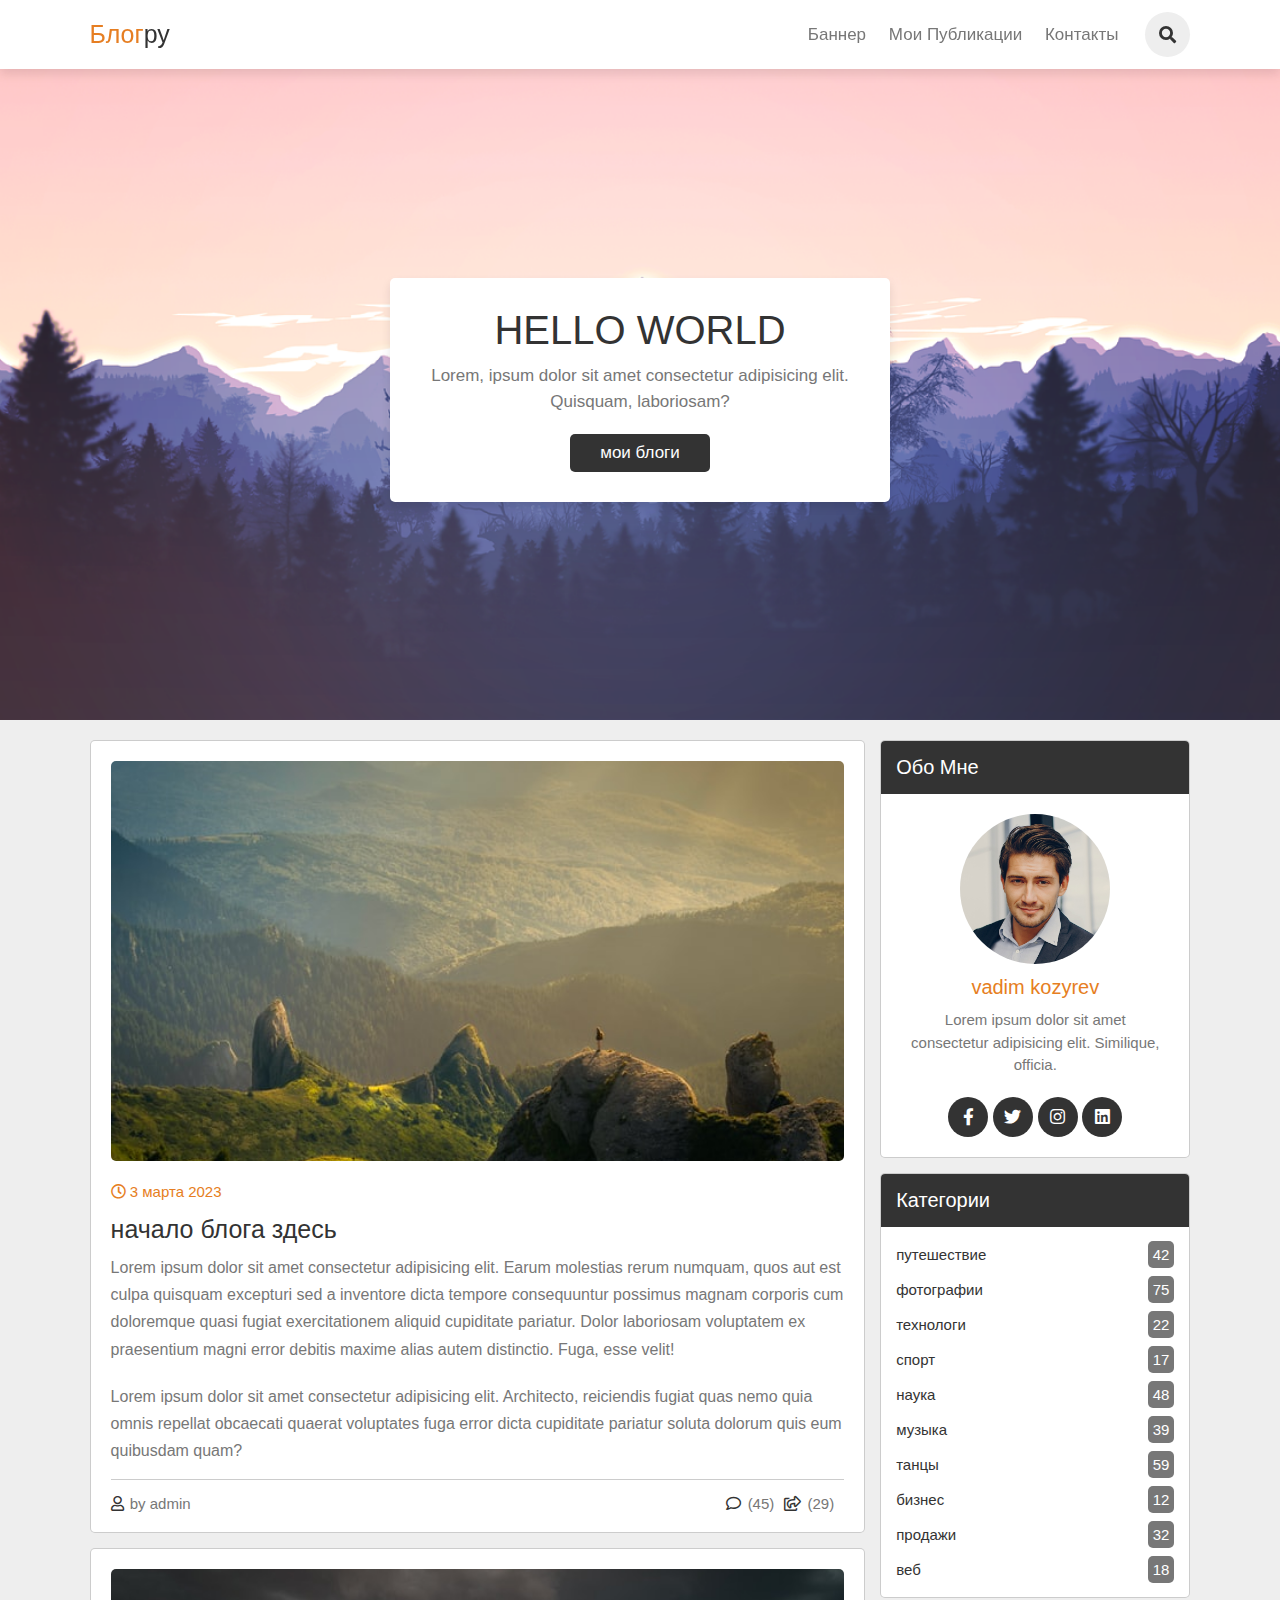
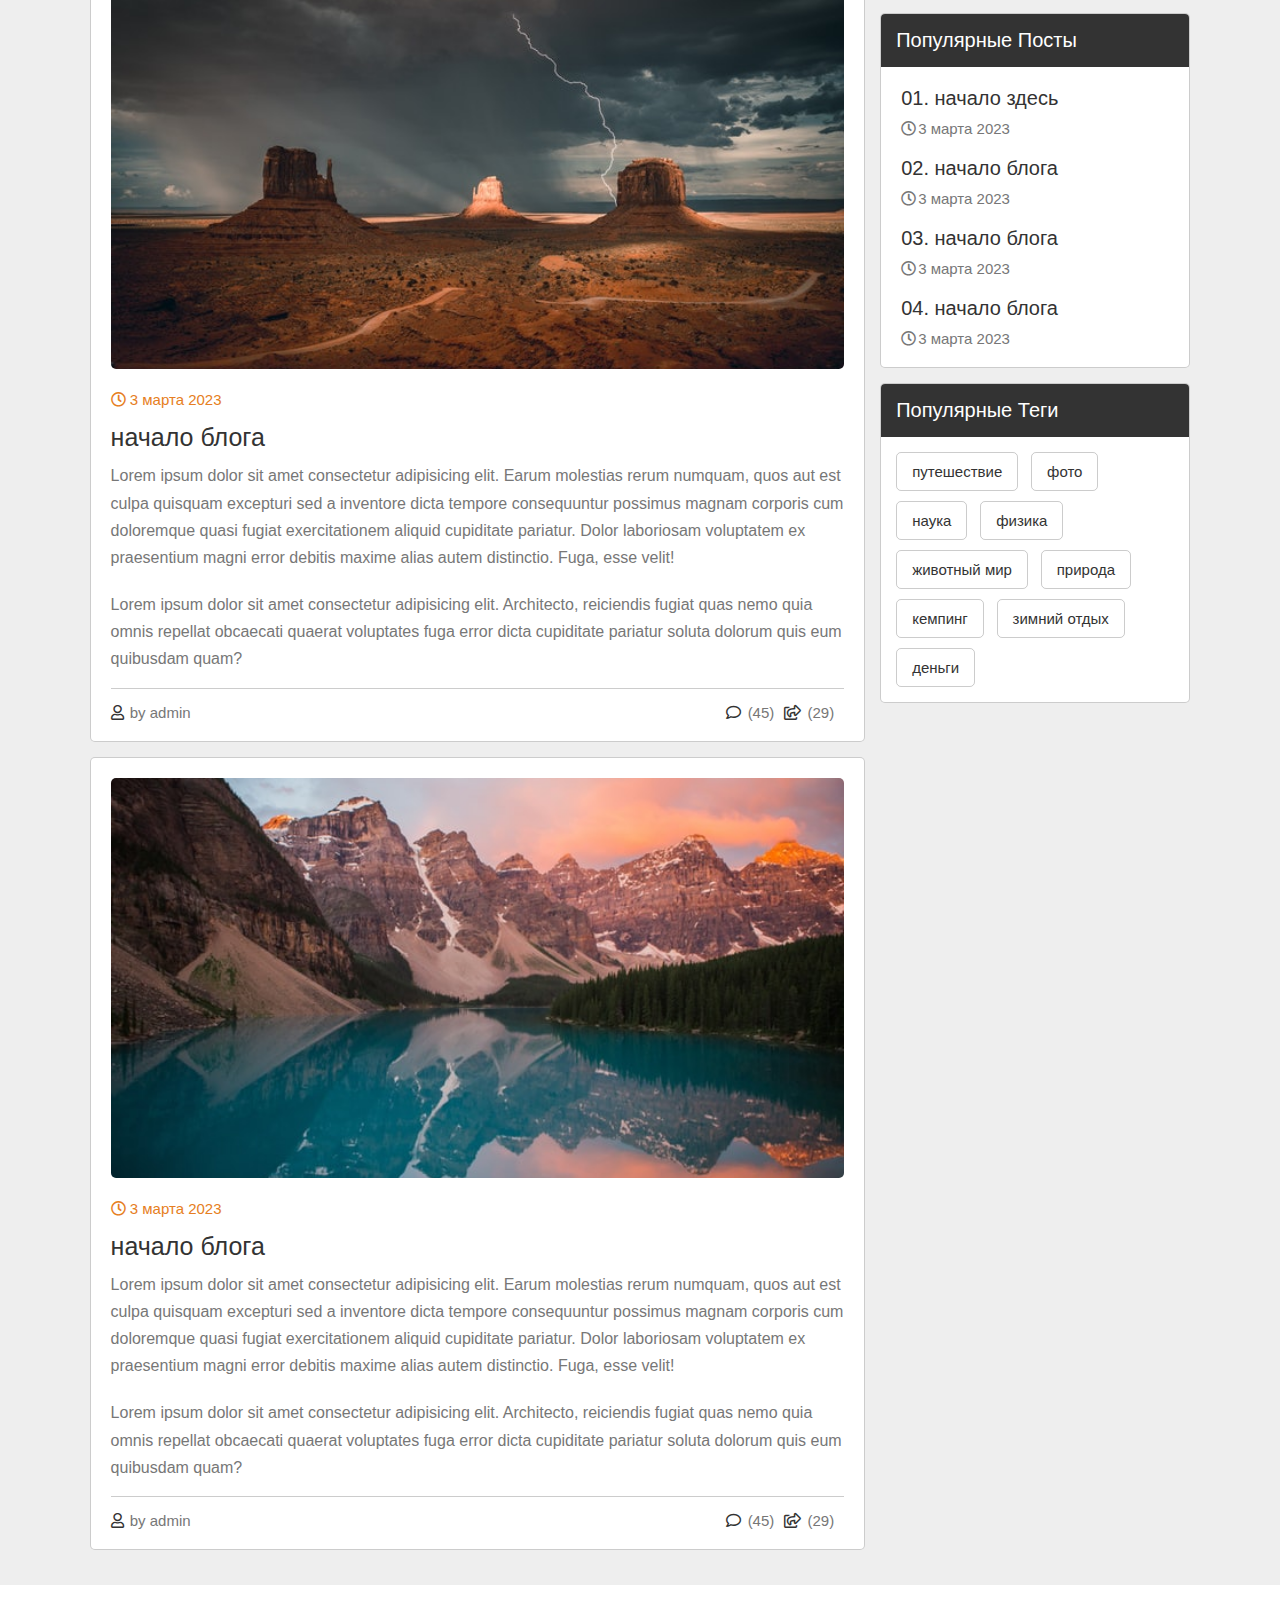
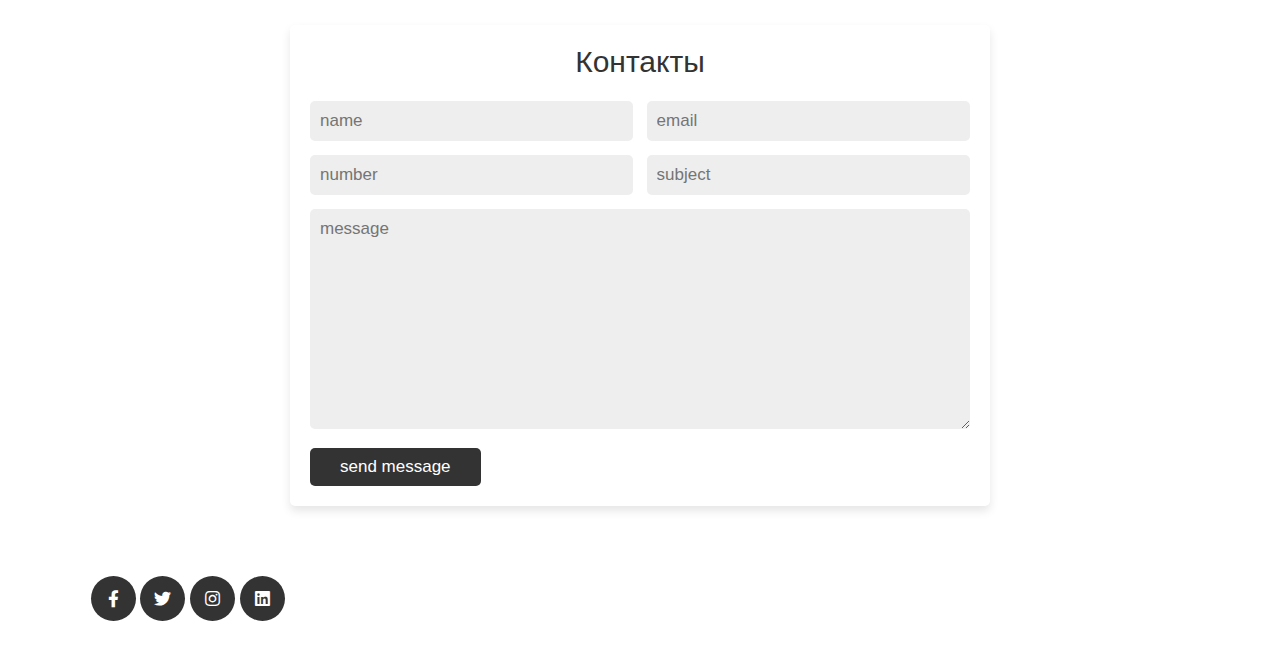
<file: blog website/blog website/index.html>
<!DOCTYPE html>
<html lang="en">
<head>
    <meta charset="UTF-8">
    <meta http-equiv="X-UA-Compatible" content="IE=edge">
    <meta name="viewport" content="width=device-width, initial-scale=1.0">
    <title>Blog website</title>

    <!-- font awesome cdn link  -->
    <link rel="stylesheet" href="https://cdnjs.cloudflare.com/ajax/libs/font-awesome/5.15.3/css/all.min.css">

    <!-- custom css file link  -->
    <link rel="stylesheet" href="css/style.css">

</head>
<body>

<!-- header section starts  -->

<header class="header">

    <a href="#" class="logo"><span>Блог</span>ру</a>

    <nav class="navbar">
        <a href="#banner">баннер</a>
        <a href="#posts">мои публикации</a>
        <a href="#contact">контакты</a>
    </nav>

    <div class="icons">
        <i class="fas fa-bars" id="menu-bars"></i>
        <i class="fas fa-search" id="search-icon"></i>
    </div>

    <form action="" class="search-form">
        <input type="search" name="" placeholder="search here..." id="search-box">
        <label for="search-box" class="fas fa-search"></label>
    </form>

</header>

<!-- header section ends -->

<!-- banner section starts  -->

<section class="banner" id="banner">

    <div class="content">
        <h3>hello world</h3>
        <p>Lorem, ipsum dolor sit amet consectetur adipisicing elit. Quisquam, laboriosam?</p>
        <a href="#" class="btn">мои блоги</a>
    </div>

</section>

<!-- banner section ends -->

<!-- posts section starts  -->

<section class="container" id="posts">

    <div class="posts-container">

        <div class="post">
            <img src="images/blog-1.jpg" alt="" class="image">
            <div class="date">
                <i class="far fa-clock"></i>
                <span>3 марта 2023</span>
            </div>
            <h3 class="title">начало блога здесь</h3>
            <p class="text">Lorem ipsum dolor sit amet consectetur adipisicing elit. Earum molestias rerum numquam, quos aut est culpa quisquam excepturi sed a inventore dicta tempore consequuntur possimus magnam corporis cum doloremque quasi fugiat exercitationem aliquid cupiditate pariatur. Dolor laboriosam voluptatem ex praesentium magni error debitis maxime alias autem distinctio. Fuga, esse velit!</p>
            <p class="text">Lorem ipsum dolor sit amet consectetur adipisicing elit. Architecto, reiciendis fugiat quas nemo quia omnis repellat obcaecati quaerat voluptates fuga error dicta cupiditate pariatur soluta dolorum quis eum quibusdam quam?</p>
            <div class="links">
                <a href="#" class="user">
                    <i class="far fa-user"></i>
                    <span>by admin</span>
                </a>
                <a href="#" class="icon">
                    <i class="far fa-comment"></i>
                    <span>(45)</span>
                </a>
                <a href="#" class="icon">
                    <i class="far fa-share-square"></i>
                    <span>(29)</span>
                </a>
            </div>
        </div>

        <div class="post">
            <img src="images/blog-2.jpg" alt="" class="image">
            <div class="date">
                <i class="far fa-clock"></i>
                <span>3 марта 2023</span>
            </div>
            <h3 class="title">начало блога</h3>
            <p class="text">Lorem ipsum dolor sit amet consectetur adipisicing elit. Earum molestias rerum numquam, quos aut est culpa quisquam excepturi sed a inventore dicta tempore consequuntur possimus magnam corporis cum doloremque quasi fugiat exercitationem aliquid cupiditate pariatur. Dolor laboriosam voluptatem ex praesentium magni error debitis maxime alias autem distinctio. Fuga, esse velit!</p>
            <p class="text">Lorem ipsum dolor sit amet consectetur adipisicing elit. Architecto, reiciendis fugiat quas nemo quia omnis repellat obcaecati quaerat voluptates fuga error dicta cupiditate pariatur soluta dolorum quis eum quibusdam quam?</p>
            <div class="links">
                <a href="#" class="user">
                    <i class="far fa-user"></i>
                    <span>by admin</span>
                </a>
                <a href="#" class="icon">
                    <i class="far fa-comment"></i>
                    <span>(45)</span>
                </a>
                <a href="#" class="icon">
                    <i class="far fa-share-square"></i>
                    <span>(29)</span>
                </a>
            </div>
        </div>

        <div class="post">
            <img src="images/blog-3.jpg" alt="" class="image">
            <div class="date">
                <i class="far fa-clock"></i>
                <span>3 марта 2023</span>
            </div>
            <h3 class="title">начало блога</h3>
            <p class="text">Lorem ipsum dolor sit amet consectetur adipisicing elit. Earum molestias rerum numquam, quos aut est culpa quisquam excepturi sed a inventore dicta tempore consequuntur possimus magnam corporis cum doloremque quasi fugiat exercitationem aliquid cupiditate pariatur. Dolor laboriosam voluptatem ex praesentium magni error debitis maxime alias autem distinctio. Fuga, esse velit!</p>
            <p class="text">Lorem ipsum dolor sit amet consectetur adipisicing elit. Architecto, reiciendis fugiat quas nemo quia omnis repellat obcaecati quaerat voluptates fuga error dicta cupiditate pariatur soluta dolorum quis eum quibusdam quam?</p>
            <div class="links">
                <a href="#" class="user">
                    <i class="far fa-user"></i>
                    <span>by admin</span>
                </a>
                <a href="#" class="icon">
                    <i class="far fa-comment"></i>
                    <span>(45)</span>
                </a>
                <a href="#" class="icon">
                    <i class="far fa-share-square"></i>
                    <span>(29)</span>
                </a>
            </div>
        </div>

    </div>

    <div class="sidebar">

        <div class="box">
            <h3 class="title">обо мне</h3>
            <div class="about">
                <img src="images/user.png" alt="">
                <h3>vadim kozyrev</h3>
                <p>Lorem ipsum dolor sit amet consectetur adipisicing elit. Similique, officia.</p>
                <div class="follow">
                    <a href="#" class="fab fa-facebook-f"></a>
                    <a href="#" class="fab fa-twitter"></a>
                    <a href="#" class="fab fa-instagram"></a>
                    <a href="#" class="fab fa-linkedin"></a>
                </div>
            </div>
        </div>

        <div class="box">
            <h3 class="title">категории</h3>
            <div class="category">
                <a href="#"> путешествие <span>42</span></a>
                <a href="#"> фотографии <span>75</span> </a>
                <a href="#"> технологи <span>22</span> </a>
                <a href="#"> спорт <span>17</span> </a>
                <a href="#"> наука <span>48</span> </a>
                <a href="#"> музыка <span>39</span> </a>
                <a href="#"> танцы <span>59</span> </a>
                <a href="#"> бизнес <span>12</span> </a>
                <a href="#"> продажи <span>32</span> </a>
                <a href="#"> веб <span>18</span> </a>
            </div>
        </div>

        <div class="box">
            <h3 class="title">популярные посты</h3>
            <div class="p-post">
                <a href="#">
                    <h3>01.  начало здесь</h3>
                    <span><i class="far fa-clock"></i>3 марта 2023</span>
                </a>
                <a href="#">
                    <h3>02.  начало блога</h3>
                    <span><i class="far fa-clock"></i>3 марта 2023</span>
                </a>
                <a href="#">
                    <h3>03. начало блога</h3>
                    <span><i class="far fa-clock"></i>3 марта 2023</span>
                </a>
                <a href="#">
                    <h3>04. начало блога</h3>
                    <span><i class="far fa-clock"></i>3 марта 2023</span>
                </a>
            </div>
        </div>

        <div class="box">
            <h3 class="title">популярные теги</h3>
            <div class="tags">
                <a href="#">путешествие</a>
                <a href="#">фото</a>
                <a href="#">наука</a>
                <a href="#">физика</a>
                <a href="#">животный мир</a>
                <a href="#">природа</a>
                <a href="#">кемпинг</a>
                <a href="#">зимний отдых</a>
                <a href="#">деньги</a>
                
            </div>
        </div>

    </div>

</section>

<!-- posts section ends -->

<!-- contact section starts  -->

<section class="contact" id="contact">

    <form action="">
        <h3>контакты</h3>
        <div class="inputBox">
            <input type="text" placeholder="name">
            <input type="email" placeholder="email">
        </div>
        <div class="inputBox">
            <input type="number" placeholder="number">
            <input type="text" placeholder="subject">
        </div>
        <textarea name="" placeholder="message" id="" cols="30" rows="10"></textarea>
        <input type="submit" value="send message" class="btn">
    </form>

</section>

<!-- contact section ends -->

<!-- footer section starts  -->

<section class="footer">

    <div class="follow">
        <a href="#" class="fab fa-facebook-f"></a>
        <a href="#" class="fab fa-twitter"></a>
        <a href="#" class="fab fa-instagram"></a>
        <a href="#" class="fab fa-linkedin"></a>
    </div>

</section>

<!-- footer section ends -->




















<script src="js/script.js"></script>
    
</body>
</html>
</file>
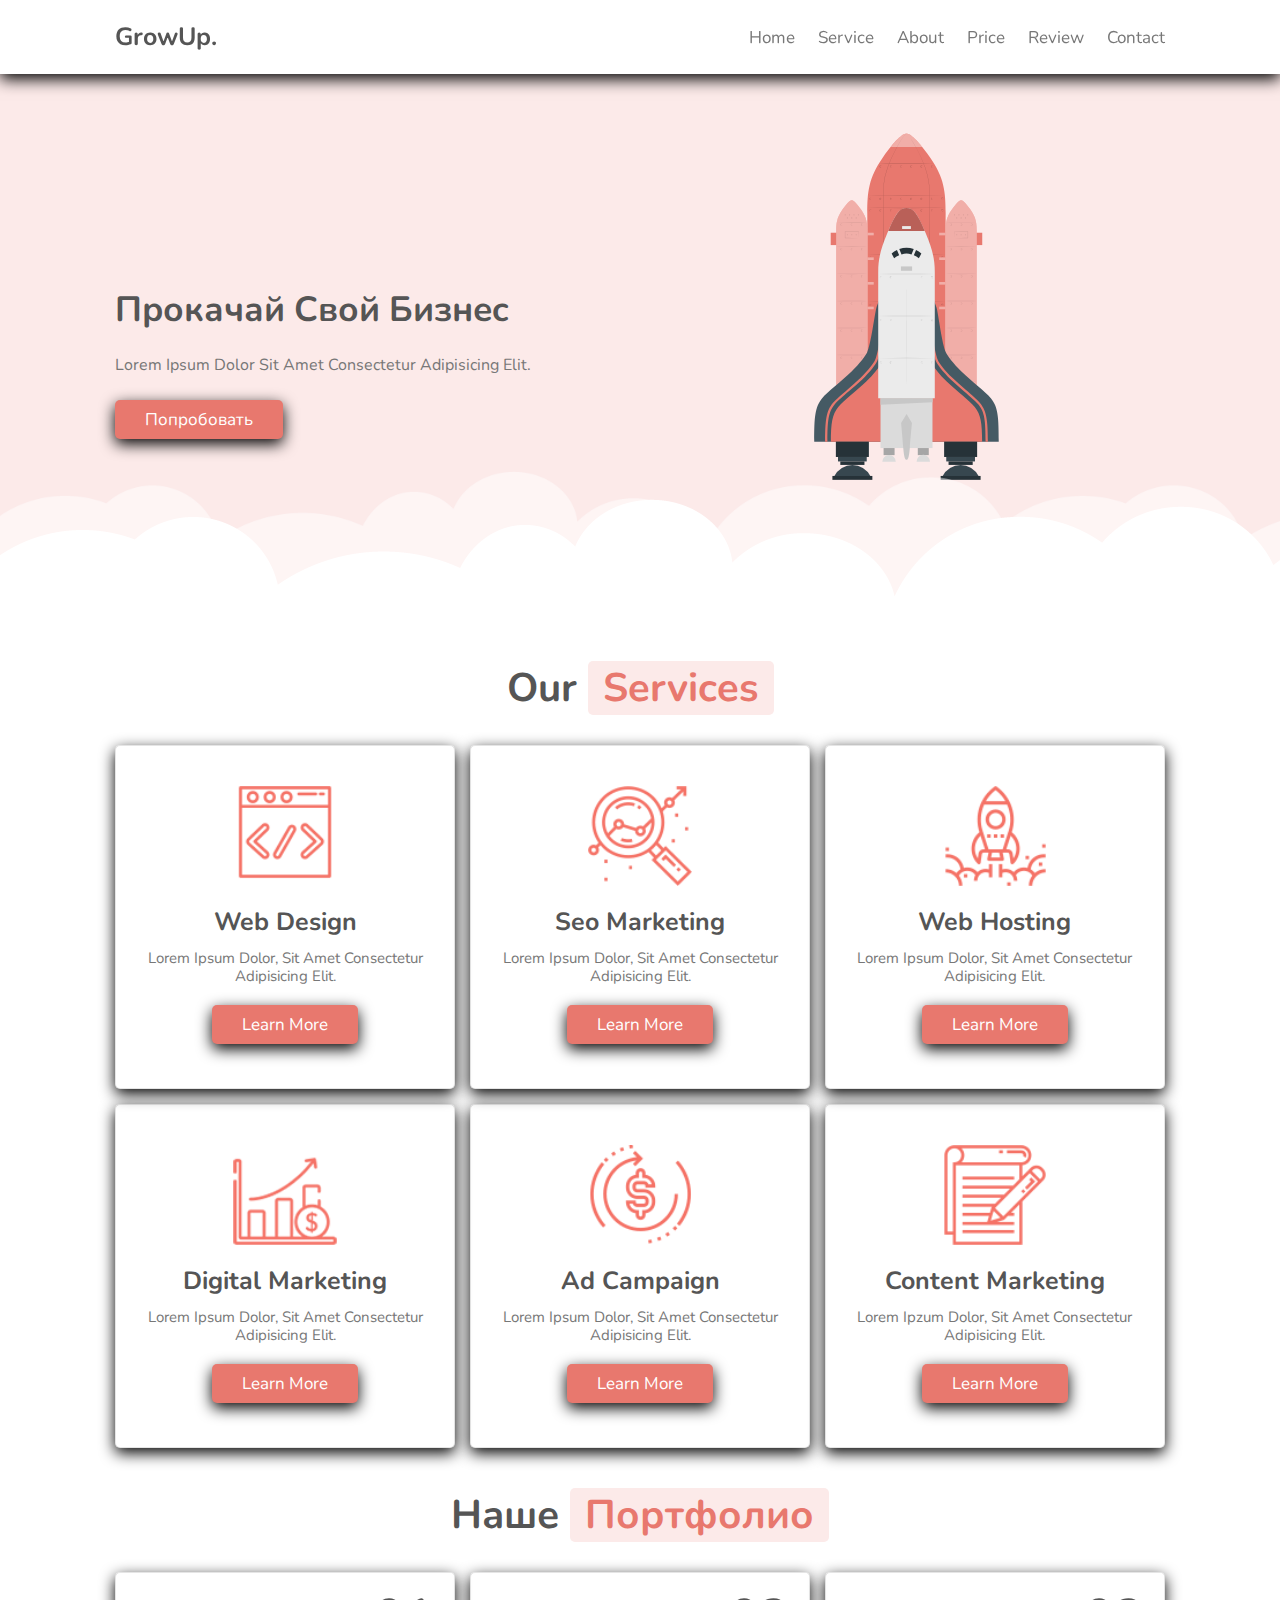
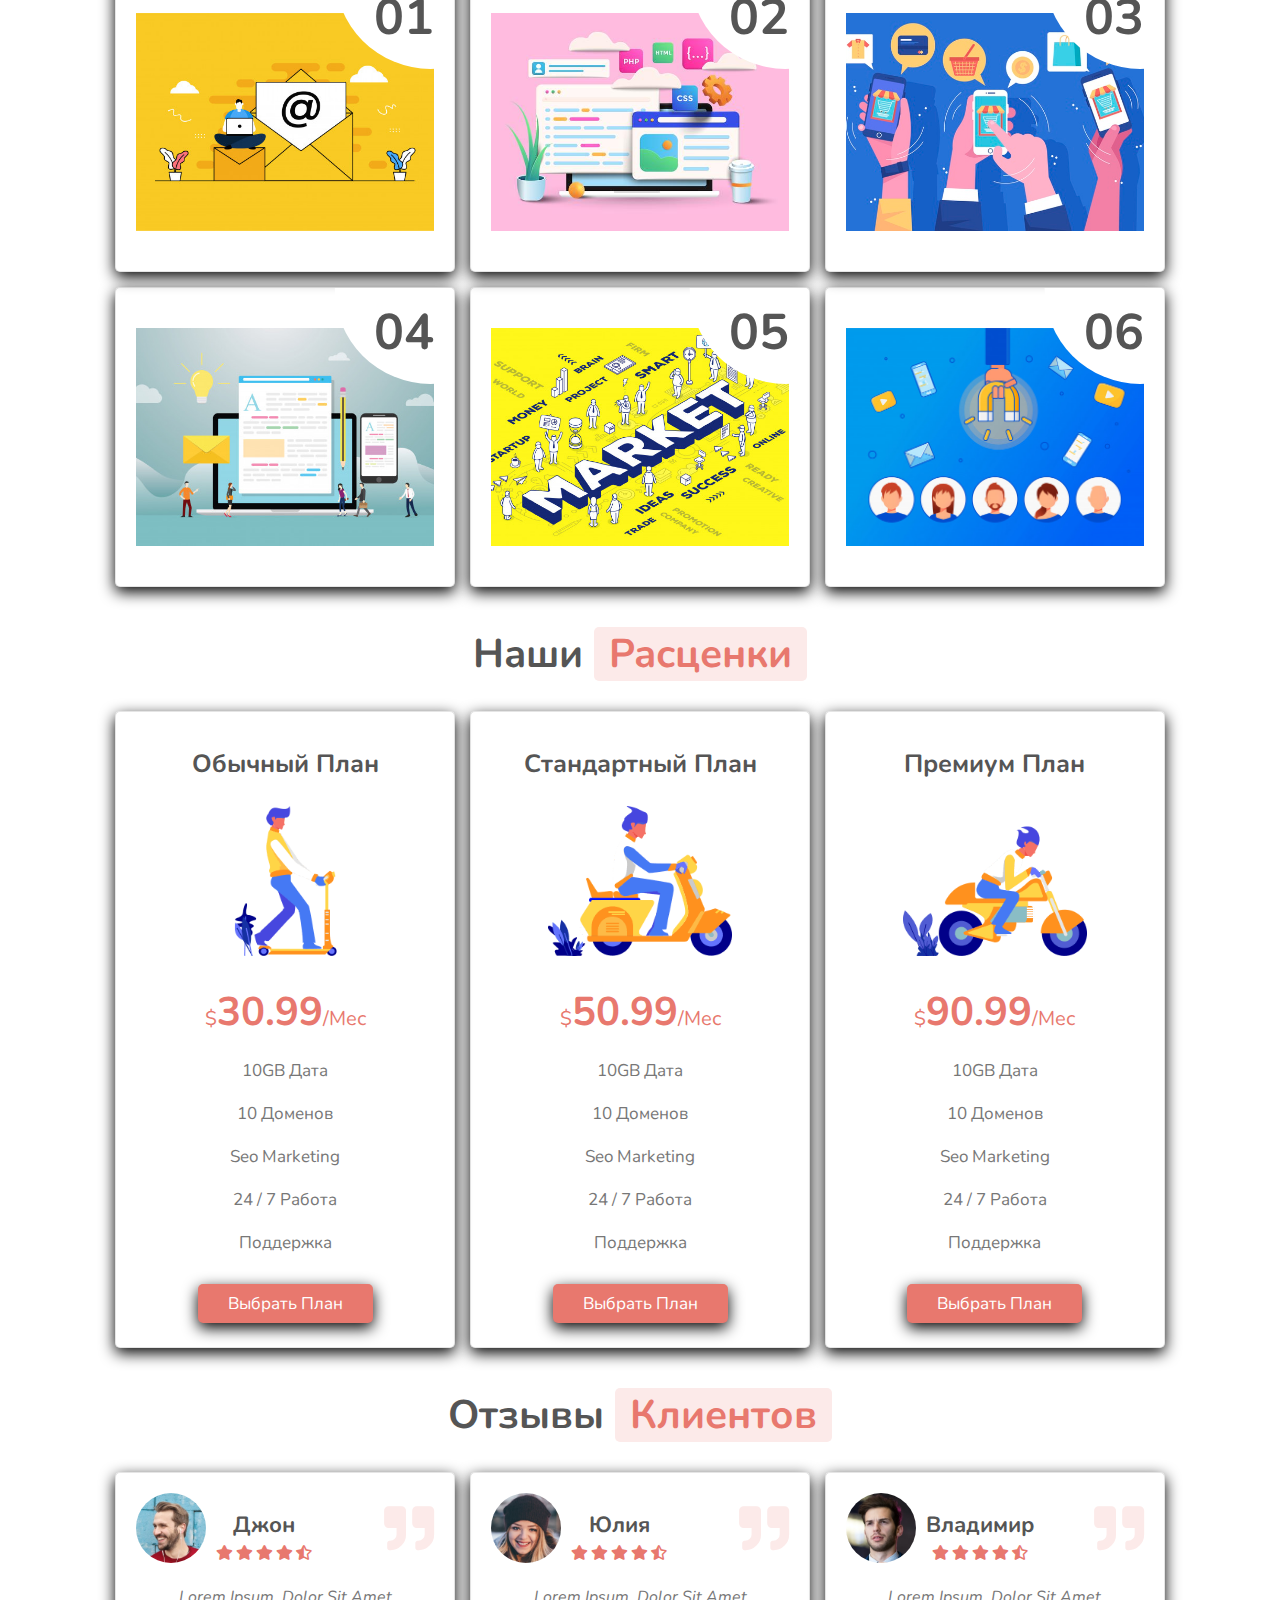
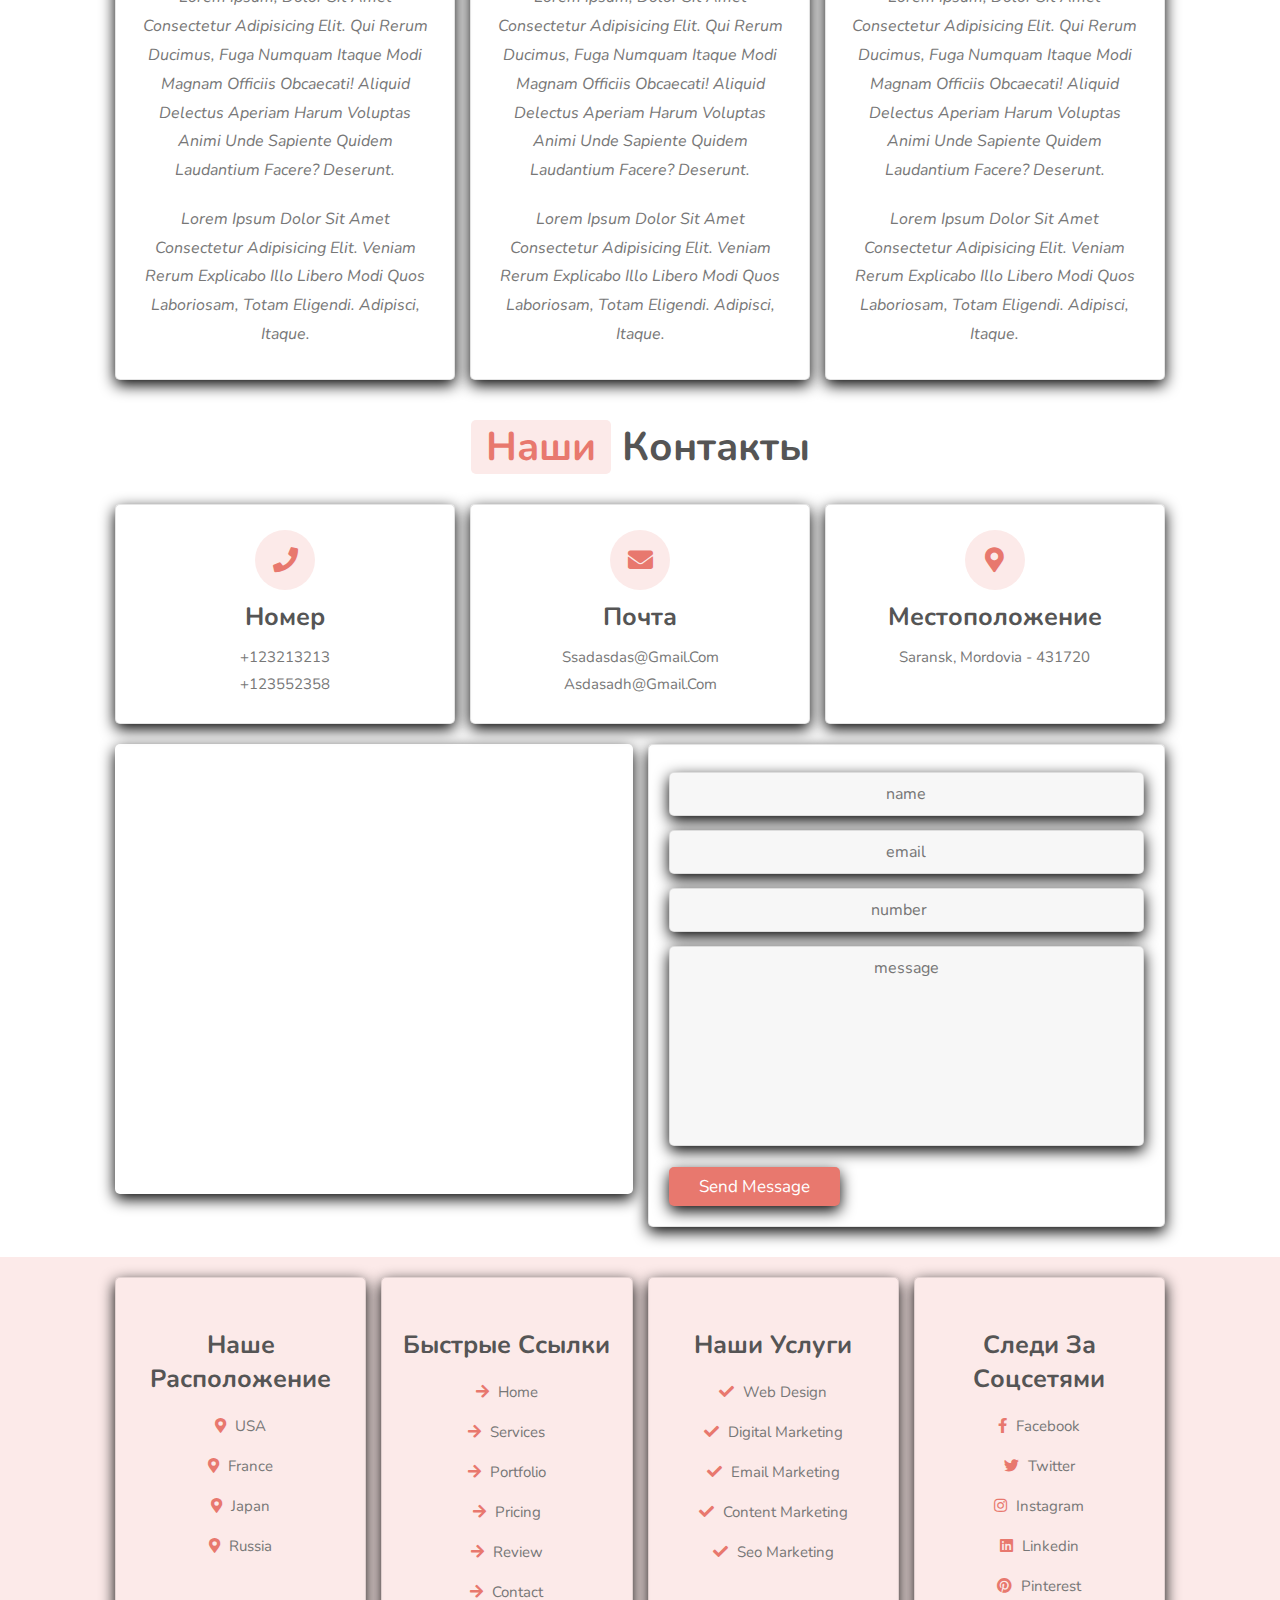
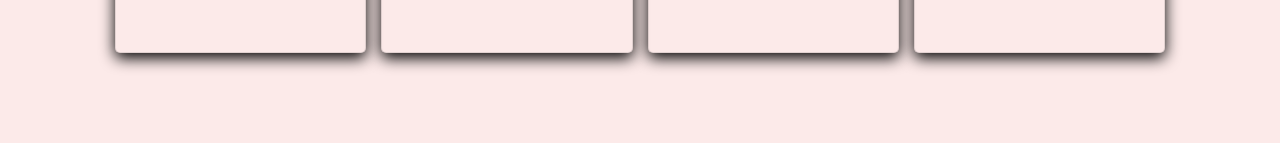
<file: blog website/grow site/index.html>
<!DOCTYPE html>
<html lang="en">

<head>
    <meta charset="UTF-8">
    <meta http-equiv="X-UA-Compatible" content="IE=edge">
    <meta name="viewport" content="width=device-width, initial-scale=1.0">


    <!-- font awesome link  -->
    <link rel="stylesheet" href="https://cdnjs.cloudflare.com/ajax/libs/font-awesome/5.15.4/css/all.min.css">

    <!-- css file link  -->
    <link rel="stylesheet" href="css/style.css">

</head>

<body>
    <!-- header section starts -->
    <header class="header">

        <a href="#" class="logo">GrowUp.</a>
        <nav class="navbar">
            <a href="#home">home</a>
            <a href="#service">service</a>
            <a href="#about">about</a>
            <a href="#price">price</a>
            <a href="#review">review</a>
            <a href="#contact">contact</a>

        </nav>
        <div id="menu-btn" class="fas fa-bars"></div>
    </header>

    <!-- header section ends -->


    <!-- main section starts -->
    <section class="main" id="home">
        <div class="main__content">
            <h3>Прокачай свой бизнеc</h3>
            <p>Lorem ipsum dolor sit amet consectetur adipisicing elit. </p>
            <a href="#" class="btn">Попробовать</a>
        </div>
        <div class="image">
            <img src="images/rocket.svg" alt="">
        </div>

        <div class="main__cloud cloud-1"></div>
        <div class="main__cloud cloud-2"></div>

    </section>



    <!-- main section ends -->

    <!-- /* services section starts */ -->
    <section class="services" id="services">
        <h1 class="heading">our <span>services</span></h1>
        <div class="services__box-container">
            <div class="box">
                <img src="images/s-1.png" alt="">
                <h3>web design</h3>
                <p>Lorem ipsum dolor, sit amet consectetur adipisicing elit.</p>
                <a href="#" class="btn">learn more</a>
            </div>

            <div class="box">
                <img src="images/s-2.png" alt="">
                <h3>seo marketing</h3>
                <p>Lorem ipsum dolor, sit amet consectetur adipisicing elit.</p>
                <a href="#" class="btn">learn more</a>
            </div>

            <div class="box">
                <img src="images/s-3.png" alt="">
                <h3>web hosting</h3>
                <p>Lorem ipsum dolor, sit amet consectetur adipisicing elit.</p>
                <a href="#" class="btn">learn more</a>
            </div>

            <div class="box">
                <img src="images/s-4.png" alt="">
                <h3>digital marketing</h3>
                <p>Lorem ipsum dolor, sit amet consectetur adipisicing elit.</p>
                <a href="#" class="btn">learn more</a>
            </div>

            <div class="box">
                <img src="images/s-5.png" alt="">
                <h3>ad campaign</h3>
                <p>Lorem ipsum dolor, sit amet consectetur adipisicing elit.</p>
                <a href="#" class="btn">learn more</a>
            </div>

            <div class="box">
                <img src="images/s-6.png" alt="">
                <h3>content marketing</h3>
                <p>Lorem ipzum dolor, sit amet consectetur adipisicing elit.</p>
                <a href="#" class="btn">learn more</a>
            </div>

        </div>
    </section>


    <!-- /* services section ends */ -->

    <!-- portfolio section starts   -->

    <section class="portfolio" id="portfolio">

        <h1 class="heading"> наше <span>портфолио</span> </h1>

        <div class="box-container">

            <div class="box">
                <span>01</span>
                <img src="images/port-img1.jpg" alt="">
                <div class="content">
                    <h3>веб дизайн</h3>
                    <p>1 мая, 2021</p>
                </div>
            </div>

            <div class="box">
                <span>02</span>
                <img src="images/port-img2.jpg" alt="">
                <div class="content">
                    <h3>веб дизайн</h3>
                    <p>1 мая, 2021</p>
                </div>
            </div>

            <div class="box">
                <span>03</span>
                <img src="images/port-img3.jpg" alt="">
                <div class="content">
                    <h3>веб дизайн</h3>
                    <p>1 мая, 2021</p>
                </div>
            </div>

            <div class="box">
                <span>04</span>
                <img src="images/port-img4.jpg" alt="">
                <div class="content">
                    <h3>веб дизайн</h3>
                    <p>1 мая, 2021</p>
                </div>
            </div>

            <div class="box">
                <span>05</span>
                <img src="images/port-img5.jpg" alt="">
                <div class="content">
                    <h3>веб дизайн</h3>
                    <p>1 мая, 2021</p>
                </div>
            </div>

            <div class="box">
                <span>06</span>
                <img src="images/port-img6.jpg" alt="">
                <div class="content">
                    <h3>веб дизайн</h3>
                    <p>1 мая, 2021</p>
                </div>
            </div>

        </div>

    </section>

    <!-- portfolio section ends -->

    <!-- pricing section starts  -->

    <section class="pricing" id="pricing">

        <h1 class="heading"> наши <span>расценки</span> </h1>

        <div class="box-container">

            <div class="box">
                <h3>обычный план</h3>
                <img src="images/p-1.png" alt="">
                <div class="price"> <span>$</span>30.99<span>/мес</span> </div>
                <ul>
                    <li>10GB дата</li>
                    <li>10 доменов</li>
                    <li>seo marketing</li>
                    <li>24 / 7 работа</li>
                    <li>поддержка</li>
                </ul>
                <a href="#" class="btn">выбрать план</a>
            </div>

            <div class="box">
                <h3>стандартный план</h3>
                <img src="images/p-2.png" alt="">
                <div class="price"> <span>$</span>50.99<span>/мес</span> </div>
                <ul>
                    <li>10GB дата</li>
                    <li>10 доменов</li>
                    <li>seo marketing</li>
                    <li>24 / 7 работа</li>
                    <li>поддержка</li>
                </ul>
                <a href="#" class="btn">выбрать план</a>
            </div>

            <div class="box">
                <h3>премиум план</h3>
                <img src="images/p-3.png" alt="">
                <div class="price"> <span>$</span>90.99<span>/мес</span> </div>
                <ul>
                    <li>10GB дата</li>
                    <li>10 доменов</li>
                    <li>seo marketing</li>
                    <li>24 / 7 работа</li>
                    <li>поддержка</li>
                </ul>
                <a href="#" class="btn">выбрать план</a>
            </div>

        </div>

    </section>

    <!-- pricing section ends -->

    <!-- reivew section starts  -->

    <section class="review" id="review">

        <h1 class="heading"> отзывы <span>клиентов</span> </h1>

        <div class="box-container">

            <div class="box">
                <div class="user">
                    <img src="images/pic-1.png" alt="">
                    <div class="info">
                        <h3>Джон </h3>
                        <div class="stars">
                            <i class="fas fa-star"></i>
                            <i class="fas fa-star"></i>
                            <i class="fas fa-star"></i>
                            <i class="fas fa-star"></i>
                            <i class="fas fa-star-half-alt"></i>
                        </div>
                    </div>
                    <i class="fas fa-quote-right"></i>
                </div>
                <p>Lorem ipsum, dolor sit amet consectetur adipisicing elit. Qui rerum ducimus, fuga numquam itaque modi
                    magnam officiis obcaecati! Aliquid delectus aperiam harum voluptas animi unde sapiente quidem
                    laudantium facere? Deserunt.</p>
                <p>Lorem ipsum dolor sit amet consectetur adipisicing elit. Veniam rerum explicabo illo libero modi quos
                    laboriosam, totam eligendi. Adipisci, itaque.</p>
            </div>

            <div class="box">
                <div class="user">
                    <img src="images/pic-2.png" alt="">
                    <div class="info">
                        <h3>Юлия</h3>
                        <div class="stars">
                            <i class="fas fa-star"></i>
                            <i class="fas fa-star"></i>
                            <i class="fas fa-star"></i>
                            <i class="fas fa-star"></i>
                            <i class="fas fa-star-half-alt"></i>
                        </div>
                    </div>
                    <i class="fas fa-quote-right"></i>
                </div>
                <p>Lorem ipsum, dolor sit amet consectetur adipisicing elit. Qui rerum ducimus, fuga numquam itaque modi
                    magnam officiis obcaecati! Aliquid delectus aperiam harum voluptas animi unde sapiente quidem
                    laudantium facere? Deserunt.</p>
                <p>Lorem ipsum dolor sit amet consectetur adipisicing elit. Veniam rerum explicabo illo libero modi quos
                    laboriosam, totam eligendi. Adipisci, itaque.</p>
            </div>

            <div class="box">
                <div class="user">
                    <img src="images/pic-3.png" alt="">
                    <div class="info">
                        <h3>Владимир </h3>
                        <div class="stars">
                            <i class="fas fa-star"></i>
                            <i class="fas fa-star"></i>
                            <i class="fas fa-star"></i>
                            <i class="fas fa-star"></i>
                            <i class="fas fa-star-half-alt"></i>
                        </div>
                    </div>
                    <i class="fas fa-quote-right"></i>
                </div>
                <p>Lorem ipsum, dolor sit amet consectetur adipisicing elit. Qui rerum ducimus, fuga numquam itaque modi
                    magnam officiis obcaecati! Aliquid delectus aperiam harum voluptas animi unde sapiente quidem
                    laudantium facere? Deserunt.</p>
                <p>Lorem ipsum dolor sit amet consectetur adipisicing elit. Veniam rerum explicabo illo libero modi quos
                    laboriosam, totam eligendi. Adipisci, itaque.</p>
            </div>

        </div>

    </section>

    <!-- reivew section ends -->

    <!-- contact section starts  -->

    <section class="contact" id="contact">

        <h1 class="heading"> <span>наши</span> контакты </h1>

        <div class="icons-container">
            <div class="icons">
                <i class="fas fa-phone"></i>
                <h3>номер</h3>
                <p>+123213213</p>
                <p>+123552358</p>
            </div>
            <div class="icons">
                <i class="fas fa-envelope"></i>
                <h3>почта</h3>
                <p>ssadasdas@gmail.com</p>
                <p>asdasadh@gmail.com</p>
            </div>
            <div class="icons">
                <i class="fas fa-map-marker-alt"></i>
                <h3>Местоположение</h3>
                <p>saransk, mordovia - 431720</p>
            </div>
        </div>

        <div class="row">

            <iframe class="map"  src="https://www.google.com/maps/embed?pb=!1m18!1m12!1m3!1d298758.6869237368!2d44.84567384166284!3d54.196859055313624!2m3!1f0!2f0!3f0!3m2!1i1024!2i768!4f13.1!3m3!1m2!1s0x4144080b567650ad%3A0x69a0cfaaa1416941!2z0KHQsNGA0LDQvdGB0LosINCg0LXRgdC_LiDQnNC-0YDQtNC-0LLQuNGP!5e0!3m2!1sru!2sru!4v1685036337968!5m2!1sru!2sru" width="600" height="450" style="border:0;" allowfullscreen="" loading="lazy" referrerpolicy="no-referrer-when-downgrade"></iframe>

            <form action="">
                <input type="text" placeholder="name" class="box">
                <input type="email" placeholder="email" class="box">
                <input type="number" placeholder="number" class="box">
                <textarea name="" placeholder="message" class="box" id="" cols="30" rows="10"></textarea>
                <input type="submit" value="send message" class="btn">
            </form>

        </div>

    </section>

    <!-- contact section ends -->

    <!-- footer section starts  -->

    <section class="footer">

        <div class="box-container">

            <div class="box">
                <h3>наше расположение</h3>
                <a href="#"> <i class="fas fa-map-marker-alt"></i> USA </a>
                <a href="#"> <i class="fas fa-map-marker-alt"></i> france </a>
                <a href="#"> <i class="fas fa-map-marker-alt"></i> japan </a>
                <a href="#"> <i class="fas fa-map-marker-alt"></i> russia </a>
            </div>

            <div class="box">
                <h3>быстрые ссылки</h3>
                <a href="#"> <i class="fas fa-arrow-right"></i> home </a>
                <a href="#"> <i class="fas fa-arrow-right"></i> services </a>
                <a href="#"> <i class="fas fa-arrow-right"></i> portfolio </a>
                <a href="#"> <i class="fas fa-arrow-right"></i> pricing </a>
                <a href="#"> <i class="fas fa-arrow-right"></i> review </a>
                <a href="#"> <i class="fas fa-arrow-right"></i> contact </a>
            </div>

            <div class="box">
                <h3>наши услуги</h3>
                <a href="#"> <i class="fas fa-check"></i> web design </a>
                <a href="#"> <i class="fas fa-check"></i> digital marketing </a>
                <a href="#"> <i class="fas fa-check"></i> email marketing </a>
                <a href="#"> <i class="fas fa-check"></i> content marketing </a>
                <a href="#"> <i class="fas fa-check"></i> seo marketing </a>
            </div>

            <div class="box">
                <h3>Следи за соцсетями</h3>
                <a href="#"> <i class="fab fa-facebook-f"></i> facebook </a>
                <a href="#"> <i class="fab fa-twitter"></i> twitter </a>
                <a href="#"> <i class="fab fa-instagram"></i> instagram </a>
                <a href="#"> <i class="fab fa-linkedin"></i> linkedin </a>
                <a href="#"> <i class="fab fa-pinterest"></i> pinterest </a>
            </div>

        </div>

        

    </section>

    <!-- footer section ends -->


    <script src="js/script.js"></script>

</body>

</html>
</file>
<file: blog website/blog website/css/style.css>
:root{
    --orange:#e67e22;
    --black:#333;
    --light-color:#777;
    --border:.1rem solid rgba(0,0,0,.2);
    --box-shadow:0 .5rem 1rem rgba(0,0,0,.1);
}

*{
    margin:0; padding:0;
    box-sizing: border-box;
    outline: none; border:none;
    text-decoration: none;
    font-family: Verdana, Geneva, Tahoma, sans-serif;
    font-weight: lighter;
}

html{
    font-size: 62.5%;
    overflow-x: hidden;
    scroll-behavior: smooth;
    scroll-padding-top: 6rem;
}

section{
    padding:2rem 7%;
}

.btn{
    margin-top: 1rem;
    display: inline-block;
    background:var(--black);
    color:#fff;
    border-radius: .5rem;
    padding:.9rem 3rem;
    cursor: pointer;
    font-size: 1.7rem;
}

.btn:hover{
    background:var(--orange);
}

.header{
    position: fixed;
    top:0; left:0; right:0;
    z-index: 1000;
    background: #fff;
    box-shadow: var(--box-shadow);
    display: flex;
    align-items: center;
    padding:1.2rem 7%;
}

.header .logo{
    color:var(--black);
    font-size: 2.5rem;
    margin-right: auto;
}

.header .logo span{
    color:var(--orange);
}

.header .navbar a{
    color:var(--light-color);
    margin-right: 2rem;
    font-size: 1.7rem;
    text-transform: capitalize;
}

.header .navbar a:hover{
    color:var(--orange);
}

.header .icons i{
    height:4.5rem;
    line-height:4.5rem;
    width:4.5rem;
    text-align: center;
    color:var(--black);
    background:#eee;
    border-radius: 50%;
    margin-left: .7rem;
    font-size: 1.7rem;
    cursor: pointer;
}

.header .icons i:hover{
    color:#fff;
    background:var(--orange);
}

.header .search-form{
    position: absolute;
    background:#fff;
    border-radius: .5rem;
    display: flex;
    align-items: center;
    box-shadow: var(--box-shadow);
    top:110%; right:7%;
    height:6rem;
    width:50rem;
    padding:1rem;
    display: none;
}

.header .search-form.active{
    display: flex;
}

.header .search-form #search-box{
    width:100%;
    border:var(--border);
    border-radius: .5rem;
    padding:1rem;
    font-size: 1.7rem;
    color:var(--black);
    height: 100%;
}

.header .search-form label{
    font-size: 2rem;
    padding-left: 1rem;
    padding-right: .5rem;
    cursor: pointer;
    color:var(--black);
}

.header .search-form label:hover{
    color:var(--orange);
}

#menu-bars{
    display: none;
}

.banner{
    min-height: 80vh;
    background:url(../images/banner.png) no-repeat;
    background-size: cover;
    background-position: center;
    display: grid;
    place-items: center;
    padding-top: 8rem;
}

.banner .content{
    text-align: center;
    background:#fff;
    border-radius: .5rem;
    box-shadow: var(--box-shadow);
    padding:3rem;
    max-width: 50rem;
}

.banner .content h3{
    font-size: 4rem;
    color:var(--black);
    text-transform: uppercase;
}

.banner .content p{
    font-size: 1.7rem;
    color:var(--light-color);
    padding:1rem 0;
    line-height: 1.5;
}

.container{
    display: grid;
    grid-template-columns: 2.5fr 1fr;
    gap:1.5rem;
    background:#eee;
}

.container .posts-container .post{
    width:100%;
    padding:2rem;
    background:#fff;
    border:var(--border);
    border-radius: .5rem;
    margin-bottom: 1.5rem;
}

.container .posts-container .post .image{
    height: 40rem;
    width:100%;
    border-radius: .5rem;
    object-fit: cover;
}

.container .posts-container .post .date{
    padding-top: 2rem;
    font-size: 1.5rem;
    color:var(--orange);
}

.container .posts-container .post .title{
    padding-top: 1.5rem;
    font-size: 2.5rem;
    color:var(--black);
}

.container .posts-container .post .text{
    color:var(--light-color);
    font-size: 1.6rem;
    line-height: 1.7;
    padding:1rem 0;
}

.container .posts-container .links{
    border-top: var(--border);
    margin-top: .5rem;
    padding-top: 1.5rem;
    display: flex;
    align-items: center;
}

.container .posts-container .links .user{
    margin-right: auto;
}

.container .posts-container .links .icon{
    padding-right: 1rem;
}

.container .posts-container .links a{
    font-size: 1.5rem;
    color:var(--light-color);
}

.container .posts-container .links a i{
    padding-right: .2rem;
    color:var(--black);
}

.container .posts-container .links a:hover{
    color:var(--orange);
}

.container .posts-container .links a:hover i{
    color:var(--orange);
}

.container .sidebar .box{
    border:var(--border);
    border-radius: .5rem;
    overflow:hidden;
    background:#fff;
    margin-bottom: 1.5rem;
}

.container .sidebar .box .title{
    padding:1.5rem;
    font-size: 2rem;
    color:#fff;
    background:var(--black);
    text-transform: capitalize;
}

.container .sidebar .box .about{
    text-align: center;
    padding:1rem 1.5rem;
}

.container .sidebar .box .about img{
    height: 15rem;
    width: 15rem;
    border-radius: 50%;
    object-fit: cover;
    margin:1rem 0;
}

.container .sidebar .box .about h3{
    color:var(--orange);
    font-size: 2rem;
}

.container .sidebar .box .about p{
    color:var(--light-color);
    font-size: 1.5rem;
    line-height: 1.5;
    padding:1rem;
}

.container .sidebar .box .about .follow{
    padding:1rem 0;
}

.container .sidebar .box .about .follow a{
    height: 4rem;
    line-height: 4rem;
    width: 4rem;
    border-radius: 50%;
    background:var(--black);
    color:#fff;
    font-size: 1.7rem;
    margin:0 .1rem;
}

.container .sidebar .box .about .follow a:hover{
    background:var(--orange);
}

.container .sidebar .box .category{
    padding:1rem 1.5rem;
}

.container .sidebar .box .category a{
    padding:.4rem 0;
    font-size: 1.5rem;
    color:var(--black);
    display: flex;
    align-items: center;
    justify-content: space-between;
}

.container .sidebar .box .category a span{
    background:var(--light-color);
    color:#fff;
    border-radius: .5rem;
    padding:.5rem;
}

.container .sidebar .box .category a:hover{
    color:var(--orange);
}

.container .sidebar .box .category a:hover span{
    background-color:var(--orange);
}

.container .sidebar .box .p-post{
    padding:1rem 2rem;
}

.container .sidebar .box .p-post a{
    padding:1rem 0;
    display: block;
}

.container .sidebar .box .p-post a h3{
    color:var(--black);
    font-size: 2rem;
    padding-bottom: 1rem;
}

.container .sidebar .box .p-post a span{
    color:var(--light-color);
    font-size: 1.5rem;
}

.container .sidebar .box .p-post a span i{
    padding-right: .2rem;
}

.container .sidebar .box .p-post a:hover h3{
    color:var(--orange);
}

.container .sidebar .box .tags{
    padding:1rem;
}

.container .sidebar .box .tags a{
    display: inline-block;
    padding:1rem 1.5rem;
    font-size: 1.5rem;
    color:var(--black);
    border-radius: .5rem;
    border:var(--border);
    margin:.5rem;
}

.container .sidebar .box .tags a:hover{
    background:var(--black);
    color:#fff;
}

.contact{
    background:url(../images/contact-bg.jpg) no-repeat;
    background-size: cover;
    background-position: center;
    background-attachment: fixed;
}

.contact form{
    background:#fff;
    box-shadow: var(--box-shadow);
    border-radius: .5rem;
    margin:2rem auto;
    max-width: 70rem;
    padding:2rem;
}

.contact form h3{
    color:var(--black);
    text-align: center;
    padding-bottom: 1.5rem;
    font-size: 3rem;
    text-transform: capitalize;
}

.contact form .inputBox{
    display: flex;
    justify-content: space-between;
    flex-wrap: wrap;
}

.contact form .inputBox input,
.contact form textarea{
    width:100%;
    background:#eee;
    padding:1rem;
    margin:.7rem 0;
    border-radius: .5rem;
    color:var(--black);
    font-size: 1.7rem;
}

.contact form .inputBox input{
    width:49%;
}

.footer{
    display: flex;
    align-items: center;
    justify-content: space-between;
}

.footer .credit{
    text-transform: capitalize;
    font-size: 2rem;
    color:var(--black);
    padding: 1rem 0;
}

.footer .credit span{
    color:var(--orange);
}

.footer .follow{
    padding: 1rem 0;
}

.footer .follow a{
    height:4.5rem;
    line-height:4.5rem;
    width:4.5rem;
    border-radius: 50%;
    font-size: 1.7rem;
    background:var(--black);
    color:#fff;
    margin:0 .1rem;
    text-align: center;
}

.footer .follow a:hover{
    background:var(--orange);
}













/* media queries  */

@media (max-width:991px){

    html{
        font-size: 55%;
    }

    .header{
        padding:1.5rem;
    }

    section{
        padding:2rem;
    }    

    .container{
        grid-template-columns: 2fr 1fr;
    }

}

@media (max-width:768px){

    #menu-bars{
        display: inline-block;
    }

    .header .search-form{
        top:100%; left: 0; right: 0;
        border-top: var(--border);
        width: 100%;
        border-radius: 0;
    }

    .header .navbar{
        position: absolute;
        top:100%; left: 0; right: 0;
        border-top: var(--border);
        border-bottom: var(--border);
        background: #fff;        
        display: none;
    }

    .header .navbar.active{
        display: block;
    }

    .header .navbar a{
        display: block;
        background:#f7f7f7;
        padding:1.5rem;
        margin:1.5rem;
        border-radius: .5rem;
        border:var(--border);
    }

    .container{
        grid-template-columns: 1fr;
        gap:0;
    }

    .container .posts-container .post .image{
        height: 30rem;;
    }

    .footer{
        flex-flow: column;
        text-align: center;
    }

}

@media (max-width:450px){

    html{
        font-size: 50%;
    }

    .contact form .inputBox input{
        width:100%;
    }    

}
</file>
<file: blog website/grow site/css/style.css>
@import url('https://fonts.googleapis.com/css2?family=Nunito:ital,wght@0,200;0,300;0,400;0,600;0,700;1,200;1,300&display=swap');


:root {
    --main-color: #e8786e;
    --black: #555;
    --bg: #fceae9;
    --light-color: #777;
    --border: .1rem solid rgba(0, 0, 0, .1);
    --box-shadow: 0 .5rem 1.5rem rgba(0, 0, .1);
}

* {
    font-family: 'Nunito', sans-serif;
    margin: 0;
    padding: 0;
    box-sizing: border-box;
    outline: none;
    border: none;
    text-decoration: none;
    text-transform: capitalize;
    transition: all .3s ease-out;
}

html {
    font-size: 62.5%;
    scroll-behavior: smooth;
    scroll-padding-top: 9rem;
    overflow-x: hidden;
}

section {
    padding: 2rem 9%;
}


.btn {
    margin-top: 1rem;
    display: inline-block;
    padding: .8rem 3rem;
    font-size: 1.7rem;
    cursor: pointer;
    color: #fff;
    background: var(--main-color);
    border-radius: .5rem;
    box-shadow: var(--box-shadow);
    position: relative;
    z-index: 0;
    overflow: hidden;
}

.btn::before {
    content: '';
    position: absolute;
    top: 0;
    left: 0;
    height: 100%;
    width: 0%;
    background: var(--black);
    z-index: -1;
    transition: .2s ease-out;


}

.btn:hover::before {
    left: 0;
    width: 100%;


}

/* header starts */
.header {
    position: fixed;
    top: 0;
    left: 0;
    right: 0;
    z-index: 1000;
    background: #fff;
    box-shadow: var(--box-shadow);
    display: flex;
    align-items: center;
    justify-content: space-between;
    padding: 2rem 9%;
}

.header .logo {
    font-size: 2.5rem;
    color: var(--black);
    font-weight: bolder;
}

.header .navbar a {
    font-size: 1.7rem;
    color: var(--light-color);
    margin-left: 2rem;
}

.header .navbar a:hover {
    color: var(--main-color);

}

#menu-btn {
    cursor: pointer;
    font-size: 2.5rem;
    padding: 1rem 1.3rem;
    border-radius: .5rem;
    color: var(--main-color);
    background: var(--bg);
    display: none;
}

#menu-btn:hover {
    color: #fff;
    background: var(--main-color);
}

/* header ends */



/* main section starts */
.main {
    display: flex;
    align-items: center;
    flex-wrap: wrap;
    gap: 1.5rem;
    background: var(--bg);
    padding-top: 10rem;
    position: relative;
}

.main__content {
    flex: 1 1 45rem;
}

.main .image {
    flex: 1 1 45rem;
}

.main .image img {
    width: 100%;
}

.main__content h3 {
    font-size: 3.5rem;
    color: var(--black);
    line-height: 1.8;
}

.main__content p {
    font-size: 1.6rem;
    color: var(--light-color);
    line-height: 1.8;
    padding: 1rem 0;
}

.main__cloud {
    position: absolute;
    bottom: 0;
    right: 0;
    left: 0;
    height: 18rem;
    background-size: 250rem 18rem;
    background: url(../images/cloud.png)repeat-x;
    animation: cloud 10s linear infinite;

}

@keyframes cloud {
    0% {
        background-position-x: 0rem;

    }

    100% {
        background-position-x: -250rem;
    }
}

.cloud-1 {
    opacity: .5;
    height: 20rem;
    background-size: 250rem 20rem;
    animation-direction: reverse;
    animation-duration: 15s;
}




/* main section ends */
/* services section starts */

.heading{
    text-align: center;
    padding-bottom: 3rem;
    font-size: 4rem;
    color:var(--black)
    
    }
    .heading span{
    
        color:var(--main-color);
        border-radius: .5rem;
        background: var(--bg);
        padding: 0 1.5rem;
    }
    .services__box-container{

display: grid;
grid-template-columns: repeat(auto-fit,minmax(27rem,1fr));
gap:1.5rem;
    }
    .box{
text-align: center;
border: var(--border);
box-shadow: var(--box-shadow);
border-radius: .5rem;
padding: 4rem 2rem;
    }
    .box img{
        height: 10rem;
    }
.box h3{

    color:var(--black);
    font-size: 2.5rem;
    padding-top: 1.5rem;

}
.box p{
color:var(--light-color);
font-size: 1.5rem;
padding:1rem 0;
line-height:1.8rem;


}
/* services section ends */



.portfolio .box-container{
    display:grid;
    grid-template-columns: repeat(auto-fit, minmax(27rem, 1fr));
    gap:1.5rem;
}

.portfolio .box-container .box{
    height: 30rem;
    border-radius: .5rem;
    overflow:hidden;
    position: relative;
    box-shadow: var(--box-shadow);
}

.portfolio .box-container .box img{
    height: 100%;
    width: 100%;
    object-fit: cover;
}

.portfolio .box-container .box span{
    position: absolute;
    top:1rem; right: 2rem;
    font-weight: bolder;
    font-size: 5rem;
    color:var(--black);
}

.portfolio .box-container .box .content{
    height: 100%;
    width: 100%;
    position: absolute;
    top:6rem; left: 0;
    transition-delay: .3s;
    display: flex;
    flex-flow: column;
    align-items: center;
    justify-content: center;
    opacity: 0;
}

.portfolio .box-container .box:hover .content{
    top:0; 
    opacity: 1;
}

.portfolio .box-container .box .content h3{
    font-size: 2.5rem;
    padding-bottom: .5rem;
    color:var(--black);
}

.portfolio .box-container .box .content p{
    font-size: 1.5rem;
    color:var(--light-color);
}

.portfolio .box-container .box::before{
    height: 100%;
    width: 100%;
    content: '';
    position: absolute;
    top:0; left: 0;
    background: #fff;
    clip-path: circle(30% at 93% 0);
    transition: .3s linear;
}

.portfolio .box-container .box:hover::before{
    clip-path: circle(100%);
}

.pricing .box-container{
    display:grid;
    grid-template-columns: repeat(auto-fit, minmax(30rem, 1fr));
    gap:1.5rem;
}

.pricing .box-container .box{
    text-align: center;
    padding: 2rem;
    border-radius: .5rem;
    border:var(--border);
    box-shadow: var(--box-shadow);
}

.pricing .box-container .box h3{
    color:var(--black);
    font-size: 2.5rem;
}

.pricing .box-container .box img{
    margin:2.5rem 0;
    height: 15rem;
}

.pricing .box-container .box .price{
    font-size: 4rem;
    font-weight: bolder;
    color: var(--main-color);
}

.pricing .box-container .box .price span{
    font-size: 2rem;
    font-weight: lighter;
}

.pricing .box-container .box ul{
    padding: 1rem 0;
    list-style: none;
}

.pricing .box-container .box ul li{
    padding: 1rem 0;
    font-size: 1.7rem;
    color: var(--light-color);
}

.review .box-container{
    display:grid;
    grid-template-columns: repeat(auto-fit, minmax(30rem, 1fr));
    gap:1.5rem;
}

.review .box-container .box{
    padding: 2rem;
    border-radius: .5rem;
    border:var(--border);
    box-shadow: var(--box-shadow);
}

.review .box-container .box .user{
    display: flex;
    align-items: center;
    padding-bottom: 1rem;
}

.review .box-container .box .user img{
    height: 7rem;
    width: 7rem;
    border-radius: 50%;
    margin-right: 1rem;
}

.review .box-container .box .user h3{
    font-size: 2.2rem;
    color: var(--black);
    padding-bottom: .5rem;
}

.review .box-container .box .user .stars i{
    font-size: 1.5rem;
    color: var(--main-color);
}

.review .box-container .box .fa-quote-right{
    margin-left: auto;
    font-size: 5rem;
    color:var(--bg);
}

.review .box-container .box p{
    padding-top: 1rem;
    font-size: 1.6rem;
    line-height: 1.8;
    color: var(--light-color);
    font-style: italic;
}

.contact .icons-container{
    display:grid;
    grid-template-columns: repeat(auto-fit, minmax(30rem, 1fr));
    gap:1.5rem;
}

.contact .icons-container .icons{
    padding: 2.5rem;
    text-align: center;
    border: var(--border);
    border-radius: .5rem;
    box-shadow: var(--box-shadow);
}

.contact .icons-container .icons i{
    height: 6rem;
    width: 6rem;
    line-height: 6rem;
    font-size: 2.5rem;
    color:var(--main-color);
    background: var(--bg);
    border-radius: 50%;
}

.contact .icons-container .icons h3{
    color:var(--black);
    padding: 1rem 0;
    font-size: 2.5rem;
}

.contact .icons-container .icons p{
    color:var(--light-color);
    line-height: 1.8;
    font-size: 1.5rem;
}

.contact .row{
    margin-top: 2rem;
    display: flex;
    flex-wrap: wrap;
    gap: 1.5rem;
}

.contact .row .map{
    flex:1 1 45rem;
    width: 100%;
    padding:2rem;
    border:var(--border);
    box-shadow: var(--box-shadow);
    border-radius: .5rem;
}

.contact .row form{
    flex:1 1 45rem;
    padding:2rem;
    border:var(--border);
    box-shadow: var(--box-shadow);
    border-radius: .5rem;
}

.contact .row form .box{
    margin:.7rem 0;
    padding: 1rem;
    font-size: 1.6rem;
    color:var(--black);
    border-radius: .5rem;
    border:var(--border);
    background: #f7f7f7;
    text-transform: none;
    width: 100%;
}

.contact .row form .box:focus{
    background:var(--bg);
}

.contact .row form textarea{
    height: 20rem;
    resize: none;
}

.contact .row form .btn:hover{
    background: var(--black);
}

.footer{
    margin-top: 1rem;
    background: var(--bg);
    padding-bottom: 9rem;
}

.footer .box-container{
    display:grid;
    grid-template-columns: repeat(auto-fit, minmax(23rem, 1fr));
    gap:1.5rem;
}

.footer .box-container .box h3{
    font-size: 2.5rem;
    padding:1rem 0;
    color:var(--black);
}

.footer .box-container .box a{
    display: block;
    font-size: 1.5rem;
    padding:1rem 0;
    color:var(--light-color);
}

.footer .box-container .box a i{
    padding-right: .5rem;
    color:var(--main-color);
}

.footer .box-container .box a:hover i{
    padding-right: 2rem;
}

.footer .credit{
    color: var(--black);
    text-align: center;
    padding:1rem;
    margin-top: 2rem;
    padding-top: 2rem;
    font-size: 2rem;
}

.footer .credit span{
    color:var(--main-color);
}









/* media q */
@media (max-width:991px) {
    html {
        font-size: 55%;
    }

    .header {
        padding: 2rem;
    }

    section {
        padding: 2rem;

    }

    .main__content {
        text-align: center;

    }
}


@media (max-width:768px) {
    #menu-btn {
        display: initial;
    }

    .header .navbar {
        position: absolute;
        top: 115%;
        right: 2rem;
        background: #fff;
        box-shadow: var(--box-shadow);
        border: var(--border);
        border-radius: .5rem;
        width: 30rem;
        transform: scale(0);
        transform-origin: top right;
        opacity: 0;

    }

    .header .navbar.active {
        transform: scale(1);
        opacity: 1;
    }

    .header .navbar a {
        font-size: 2rem;
        display: block;
        padding: 1rem;
        margin: 1rem;
        border-radius: .5rem;
    }

    .header .navbar a:hover {
        background: var(--bg);
        color: var(--main-color);
    }
}




@media (max-width:450px) {
    html {
        font-size: 55%;
    }

    .header {

        padding: 2rem;
    }
}
</file>
